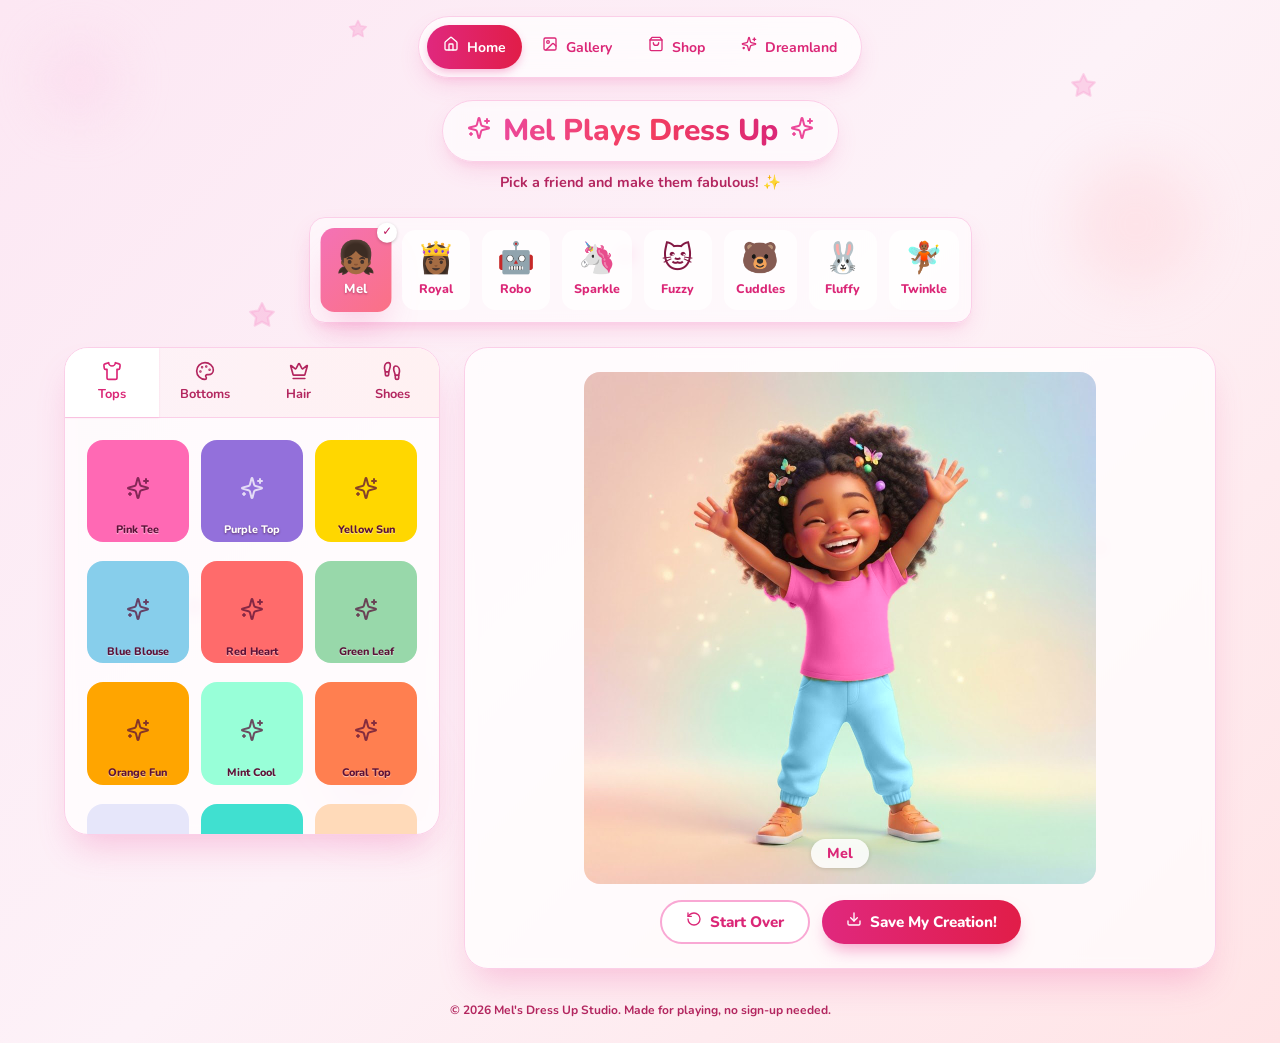
<file: index.html>
<!DOCTYPE html>
<html lang="en">
<head>
  <meta charset="utf-8">
  <meta name="viewport" content="width=device-width, initial-scale=1">
  <title>Mel&#39;s Dress Up Studio</title>
  <meta name="description" content="A fun and creative dress-up game for kids where they can style adorable 3D characters with a magical wardrobe.">

  <!-- ================================================================
       DOMAIN: once the site is live, replace https://www.example.com/
       with its real address on every page (canonical, og:url, og:image)
       so shared links show the right picture.
       ================================================================ -->
  <link rel="canonical" href="https://www.example.com/">
  <meta property="og:type" content="website">
  <meta property="og:site_name" content="Mel's Dress Up Studio">
  <meta property="og:title" content="Mel&#39;s Dress Up Studio">
  <meta property="og:description" content="A fun and creative dress-up game for kids where they can style adorable 3D characters with a magical wardrobe.">
  <meta property="og:url" content="https://www.example.com/">
  <meta property="og:image" content="https://www.example.com/mel.jpg">
  <meta property="og:image:alt" content="Mel, a smiling girl with curly hair, cheering with her arms up">
  <meta name="twitter:card" content="summary_large_image">

  <meta name="theme-color" content="#ec4899">
  <meta name="apple-mobile-web-app-capable" content="yes">
  <meta name="apple-mobile-web-app-title" content="Mel Dress Up">
  <link rel="manifest" href="./manifest.webmanifest">
  <link rel="icon" type="image/svg+xml" href="./favicon.svg">
  <link rel="apple-touch-icon" href="./icon-192.png">

  <link rel="preconnect" href="https://fonts.googleapis.com">
  <link rel="preconnect" href="https://fonts.gstatic.com" crossorigin>
  <link href="https://fonts.googleapis.com/css2?family=Nunito:wght@400;600;700;800&display=swap" rel="stylesheet">
  <link rel="stylesheet" href="./style.css">
  <script>document.documentElement.classList.add("js");</script>
</head>
<body>
  <a class="skip-link" href="#main">Skip to the fun</a>
  <nav class="site-nav" aria-label="Main">
    <ul>
        <li><a href="./index.html" aria-current="page" aria-label="Home"><span data-icon="home"></span><span class="nav-label">Home</span></a></li>
        <li><a href="./gallery.html" aria-label="Gallery"><span data-icon="image"></span><span class="nav-label">Gallery</span></a></li>
        <li><a href="./shop.html" aria-label="Shop"><span data-icon="bag"></span><span class="nav-label">Shop</span></a></li>
        <li><a href="./dreamland.html" aria-label="Dreamland"><span data-icon="sparkles"></span><span class="nav-label">Dreamland</span></a></li>
    </ul>
  </nav>
  <div class="sky" data-stars="8" aria-hidden="true"><span class="blob blob-1"></span><span class="blob blob-2"></span><span class="blob blob-3"></span></div>

  <div class="page">
    <header class="page-head">
      <div class="title-pill"><span data-icon="sparkles" data-icon-class="icon spin-pulse"></span><h1 class="gradient-title">Mel Plays Dress Up</h1><span data-icon="sparkles" data-icon-class="icon spin-pulse"></span></div>
      <p class="subtitle">Pick a friend and make them fabulous! ✨</p>
    </header>

    <main id="main">
      <div id="dress-up">
        <h2 class="sr-only">Pick a friend</h2>
        <div class="picker-wrap"><ul class="picker" id="character-picker" aria-label="Friends"></ul></div>

        <div class="studio">
          <section class="studio-wardrobe" aria-label="Wardrobe">
            <div class="panel wardrobe">
              <div class="wtabs" id="wardrobe-tabs" role="tablist" aria-label="Wardrobe"></div>
              <div class="wpanel" id="wardrobe-grid" role="tabpanel" tabindex="0"></div>
            </div>
          </section>

          <section class="studio-stage" aria-label="Your character">
            <div class="panel stage-card">
              <div class="stage" id="character-stage">
                <div id="character-display"></div>
                <span class="name-tag" id="character-name" aria-hidden="true"></span>
              </div>
              <div class="stage-actions">
                <button type="button" class="btn btn-outline" id="start-over"><span data-icon="reset"></span>Start Over</button>
                <button type="button" class="btn btn-primary" id="save-look"><span data-icon="download"></span>Save My Creation!</button>
              </div>
              <p class="sr-only" id="dress-live" role="status" aria-live="polite"></p>
            </div>
          </section>
        </div>
        <noscript><p class="panel empty">Mel needs JavaScript turned on to play dress up.</p></noscript>
      </div>
    </main>
  </div>
  <p class="footer-note">&copy; <span data-year>2026</span> Mel's Dress Up Studio. Made for playing, no sign-up needed.</p>
  <script src="./data.js"></script>
  <script src="./app.js"></script>
  <script src="./render.js"></script>
  <script src="./dress-up.js"></script>
  <script>document.querySelectorAll("[data-year]").forEach(function (e) { e.textContent = new Date().getFullYear(); });</script>
</body>
</html>
</file>
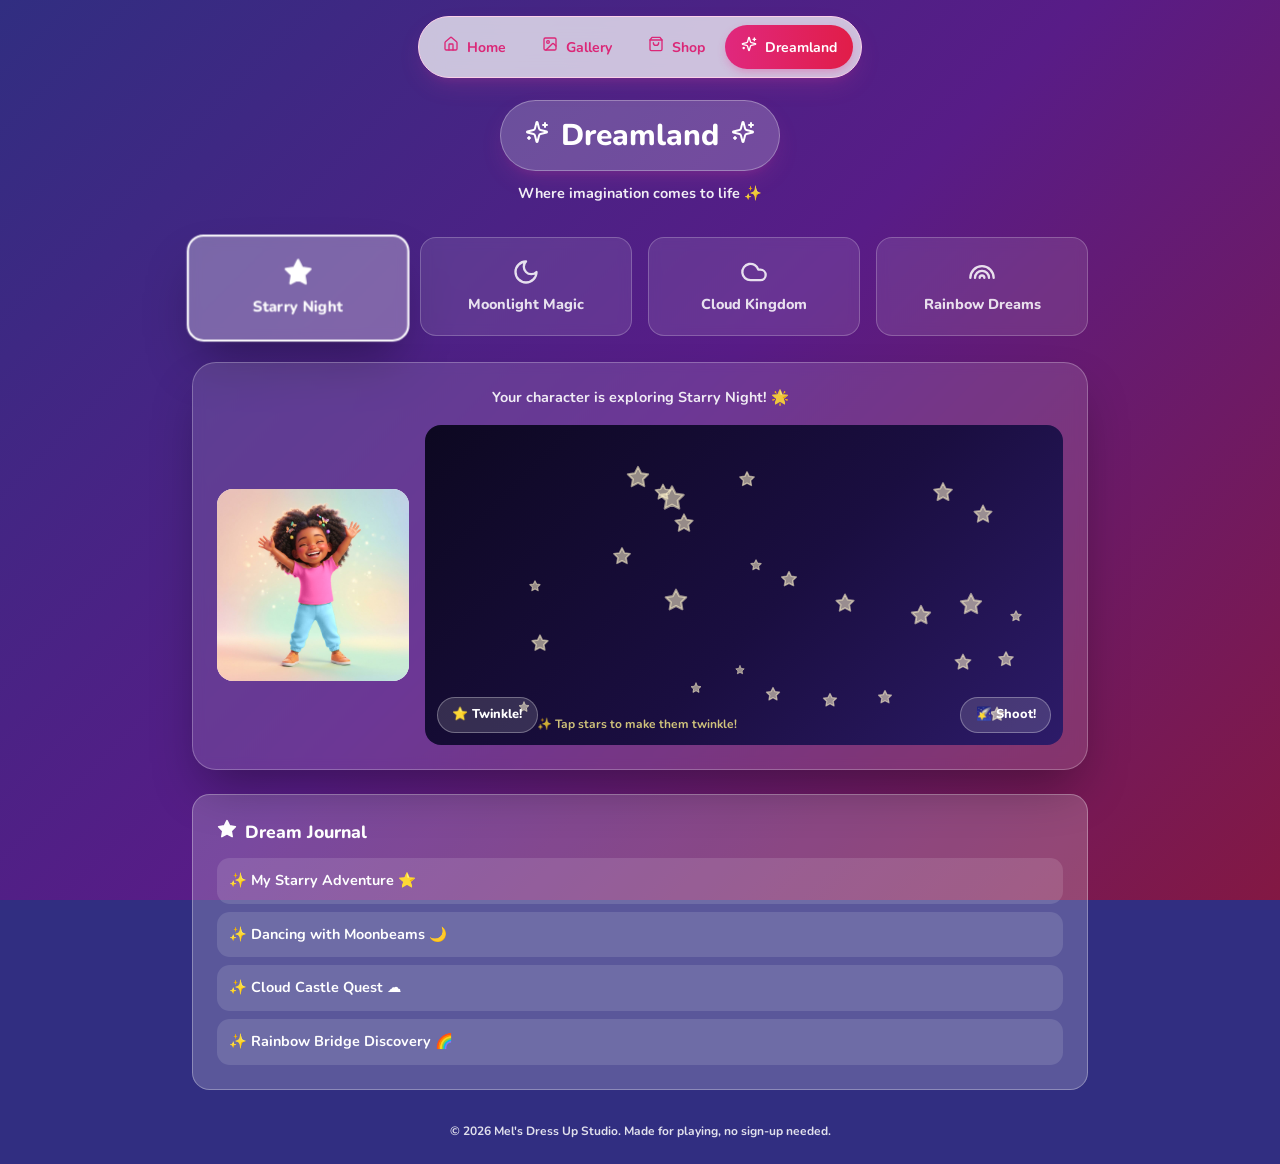
<file: dreamland.html>
<!DOCTYPE html>
<html lang="en">
<head>
  <meta charset="utf-8">
  <meta name="viewport" content="width=device-width, initial-scale=1">
  <title>Dreamland | Mel&#39;s Dress Up Studio</title>
  <meta name="description" content="Tap stars, moonbeams, clouds and rainbows in Mel's magical Dreamland.">

  <!-- ================================================================
       DOMAIN: once the site is live, replace https://www.example.com/
       with its real address on every page (canonical, og:url, og:image)
       so shared links show the right picture.
       ================================================================ -->
  <link rel="canonical" href="https://www.example.com/dreamland.html">
  <meta property="og:type" content="website">
  <meta property="og:site_name" content="Mel's Dress Up Studio">
  <meta property="og:title" content="Dreamland | Mel&#39;s Dress Up Studio">
  <meta property="og:description" content="Tap stars, moonbeams, clouds and rainbows in Mel's magical Dreamland.">
  <meta property="og:url" content="https://www.example.com/dreamland.html">
  <meta property="og:image" content="https://www.example.com/mel.jpg">
  <meta property="og:image:alt" content="Mel, a smiling girl with curly hair, cheering with her arms up">
  <meta name="twitter:card" content="summary_large_image">

  <meta name="theme-color" content="#312e81">
  <meta name="apple-mobile-web-app-capable" content="yes">
  <meta name="apple-mobile-web-app-title" content="Mel Dress Up">
  <link rel="manifest" href="./manifest.webmanifest">
  <link rel="icon" type="image/svg+xml" href="./favicon.svg">
  <link rel="apple-touch-icon" href="./icon-192.png">

  <link rel="preconnect" href="https://fonts.googleapis.com">
  <link rel="preconnect" href="https://fonts.gstatic.com" crossorigin>
  <link href="https://fonts.googleapis.com/css2?family=Nunito:wght@400;600;700;800&display=swap" rel="stylesheet">
  <link rel="stylesheet" href="./style.css">
  <script>document.documentElement.classList.add("js");</script>
</head>
<body class="dream-page">
  <a class="skip-link" href="#main">Skip to the fun</a>
  <nav class="site-nav" aria-label="Main">
    <ul>
        <li><a href="./index.html" aria-label="Home"><span data-icon="home"></span><span class="nav-label">Home</span></a></li>
        <li><a href="./gallery.html" aria-label="Gallery"><span data-icon="image"></span><span class="nav-label">Gallery</span></a></li>
        <li><a href="./shop.html" aria-label="Shop"><span data-icon="bag"></span><span class="nav-label">Shop</span></a></li>
        <li><a href="./dreamland.html" aria-current="page" aria-label="Dreamland"><span data-icon="sparkles"></span><span class="nav-label">Dreamland</span></a></li>
    </ul>
  </nav>
  <div class="dream-bg" id="dream-bg" aria-hidden="true"></div>
  <div class="page dream">
    <main id="main" class="wrap">
      <div id="dreamland">
      <header class="page-head">
        <div class="dream-title"><span data-icon="sparkles"></span><h1>Dreamland</h1><span data-icon="sparkles"></span></div>
        <p class="dream-sub">Where imagination comes to life ✨</p>
      </header>

      <h2 class="sr-only">Pick a dream</h2>
      <ul class="scene-switcher" id="scene-switcher"></ul>

      <section class="glass dream-card" aria-labelledby="scene-help">
        <p class="scene-help" id="scene-help"></p>
        <div class="dream-row">
          <div class="explorer-wrap" id="with-character" hidden><div class="explorer" id="explorer"></div></div>
          <div class="scene-box" id="scene-box"></div>
        </div>
        <div class="create-first" id="no-character" hidden><a class="ghost-btn" href="./index.html">✨ Create your character first!</a></div>
      </section>

      <section class="journal" aria-labelledby="journal-title">
        <h2 id="journal-title"><span data-icon="star" data-icon-filled></span> Dream Journal</h2>
        <ul id="journal"></ul>
      </section>
      </div>
    </main>
  </div>
  <p class="footer-note">&copy; <span data-year>2026</span> Mel's Dress Up Studio. Made for playing, no sign-up needed.</p>
  <script src="./data.js"></script>
  <script src="./app.js"></script>
  <script src="./render.js"></script>
  <script src="./dreamland.js"></script>
  <script>document.getElementById("journal").innerHTML = (MEL_DATA.dreamJournal || []).map(function (t) { return "<li>\u2728 " + MelApp.esc(t) + "</li>"; }).join("");</script>
  <script>document.querySelectorAll("[data-year]").forEach(function (e) { e.textContent = new Date().getFullYear(); });</script>
</body>
</html>
</file>
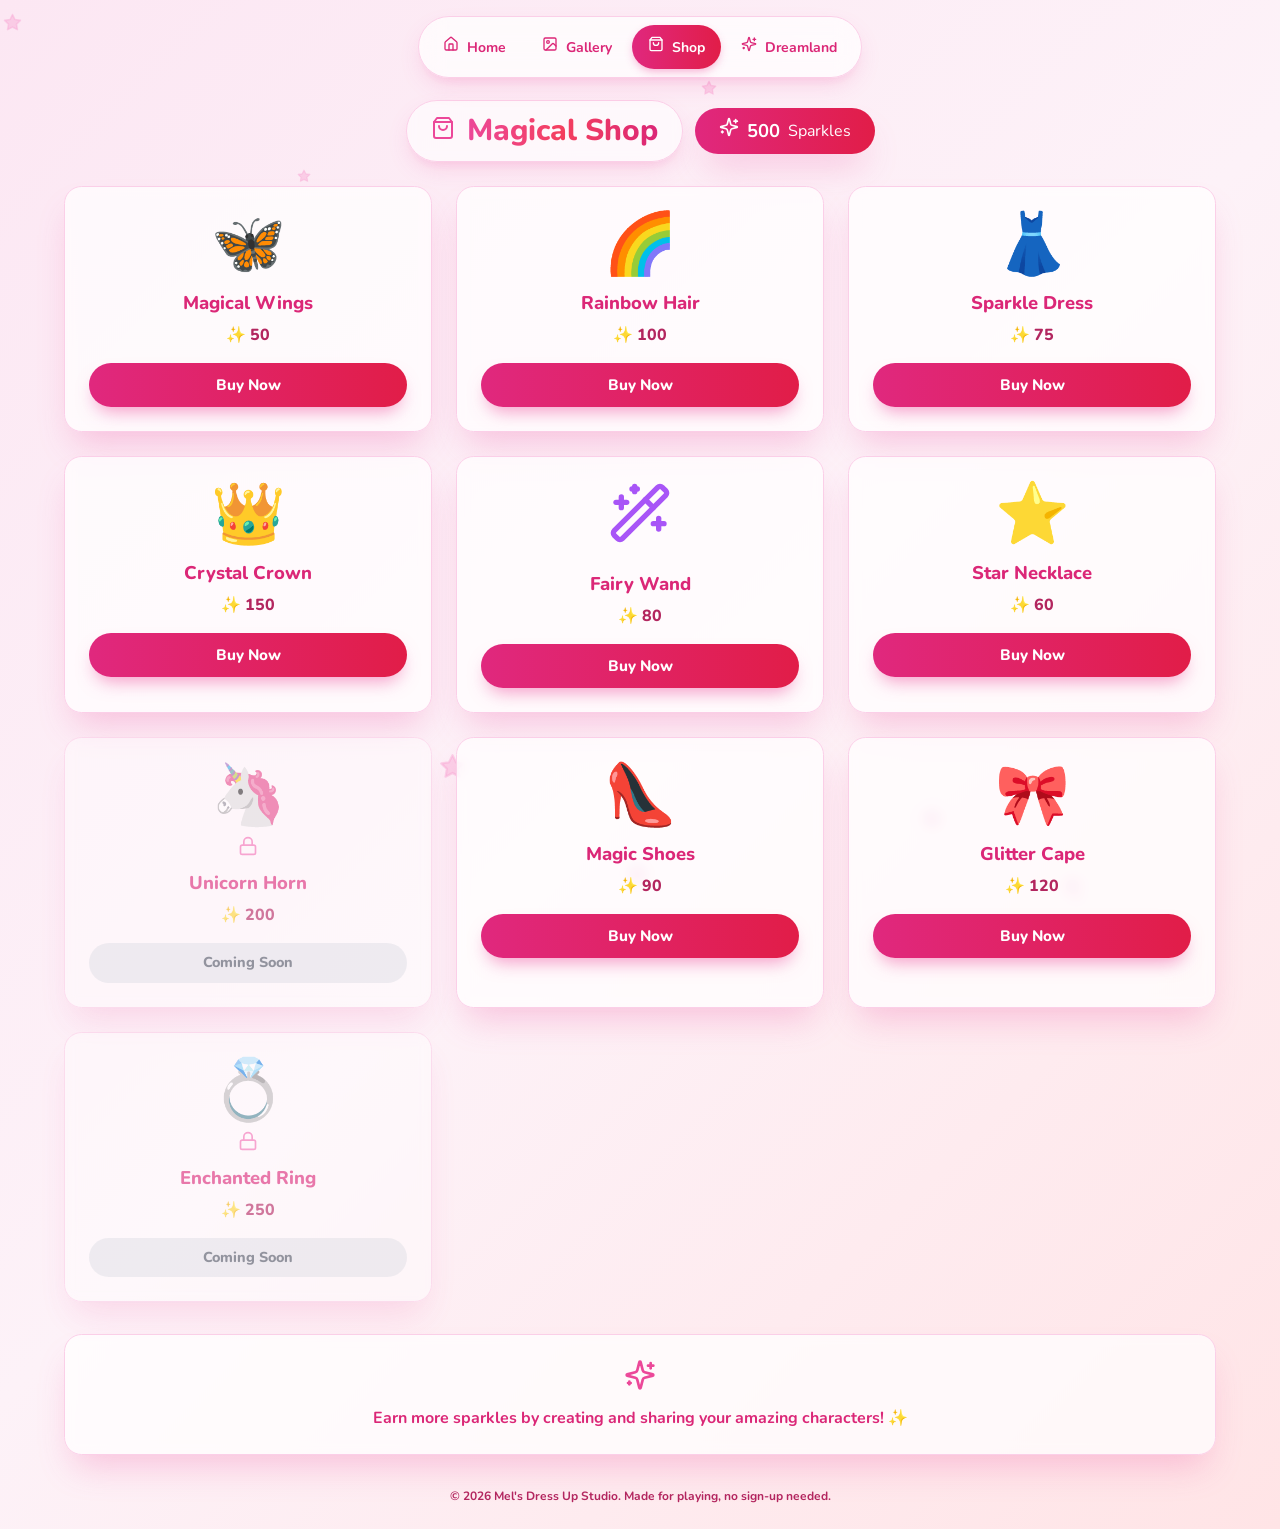
<file: shop.html>
<!DOCTYPE html>
<html lang="en">
<head>
  <meta charset="utf-8">
  <meta name="viewport" content="width=device-width, initial-scale=1">
  <title>Magical Shop | Mel&#39;s Dress Up Studio</title>
  <meta name="description" content="Spend your Sparkles on wings, crowns, wands and more in Mel's Magical Shop.">

  <!-- ================================================================
       DOMAIN: once the site is live, replace https://www.example.com/
       with its real address on every page (canonical, og:url, og:image)
       so shared links show the right picture.
       ================================================================ -->
  <link rel="canonical" href="https://www.example.com/shop.html">
  <meta property="og:type" content="website">
  <meta property="og:site_name" content="Mel's Dress Up Studio">
  <meta property="og:title" content="Magical Shop | Mel&#39;s Dress Up Studio">
  <meta property="og:description" content="Spend your Sparkles on wings, crowns, wands and more in Mel's Magical Shop.">
  <meta property="og:url" content="https://www.example.com/shop.html">
  <meta property="og:image" content="https://www.example.com/mel.jpg">
  <meta property="og:image:alt" content="Mel, a smiling girl with curly hair, cheering with her arms up">
  <meta name="twitter:card" content="summary_large_image">

  <meta name="theme-color" content="#ec4899">
  <meta name="apple-mobile-web-app-capable" content="yes">
  <meta name="apple-mobile-web-app-title" content="Mel Dress Up">
  <link rel="manifest" href="./manifest.webmanifest">
  <link rel="icon" type="image/svg+xml" href="./favicon.svg">
  <link rel="apple-touch-icon" href="./icon-192.png">

  <link rel="preconnect" href="https://fonts.googleapis.com">
  <link rel="preconnect" href="https://fonts.gstatic.com" crossorigin>
  <link href="https://fonts.googleapis.com/css2?family=Nunito:wght@400;600;700;800&display=swap" rel="stylesheet">
  <link rel="stylesheet" href="./style.css">
  <script>document.documentElement.classList.add("js");</script>
</head>
<body>
  <a class="skip-link" href="#main">Skip to the fun</a>
  <nav class="site-nav" aria-label="Main">
    <ul>
        <li><a href="./index.html" aria-label="Home"><span data-icon="home"></span><span class="nav-label">Home</span></a></li>
        <li><a href="./gallery.html" aria-label="Gallery"><span data-icon="image"></span><span class="nav-label">Gallery</span></a></li>
        <li><a href="./shop.html" aria-current="page" aria-label="Shop"><span data-icon="bag"></span><span class="nav-label">Shop</span></a></li>
        <li><a href="./dreamland.html" aria-label="Dreamland"><span data-icon="sparkles"></span><span class="nav-label">Dreamland</span></a></li>
    </ul>
  </nav>
  <div class="sky" data-stars="8" aria-hidden="true"></div>

  <div class="page">
    <main id="main" class="wrap">
      <header class="page-head">
        <div class="head-row">
          <div class="title-pill"><span data-icon="bag"></span><h1 class="gradient-title">Magical Shop</h1></div>
          <p class="sparkle-count"><span data-icon="sparkles"></span><strong id="sparkle-count">500</strong> Sparkles</p>
        </div>
      </header>
      <!-- ==============================================================
           Play money only. Sparkles live in this browser; nothing here
           takes real payments or asks for any personal information.
           Items and prices are in data.js ("shop").
           ============================================================== -->
      <ul class="shop-grid" id="shop-grid" aria-live="polite"></ul>
      <div class="panel note-card"><span data-icon="sparkles"></span><p>Earn more sparkles by creating and sharing your amazing characters! ✨</p></div>
    </main>
  </div>
  <p class="footer-note">&copy; <span data-year>2026</span> Mel's Dress Up Studio. Made for playing, no sign-up needed.</p>
  <script src="./data.js"></script>
  <script src="./app.js"></script>
  <script>document.querySelectorAll("[data-year]").forEach(function (e) { e.textContent = new Date().getFullYear(); });</script>
</body>
</html>
</file>
<file: style.css>
/* ==========================================================================
   Mel's Dress Up Studio | Stylesheet
   Recreates the original: soft pink gradients, frosted white cards,
   rounded pills, pink-to-rose buttons, Nunito type, floating stars.
   Change colors in one place: the :root tokens below.
   ========================================================================== */

:root {
  --pink-50: #fdf2f8;
  --pink-100: #fce7f3;
  --pink-200: #fbcfe8;
  --pink-300: #f9a8d4;
  --pink-400: #f472b6;
  --pink-500: #ec4899;
  --pink-600: #db2777;
  --pink-700: #be185d;
  --rose-50: #fff1f2;
  --rose-100: #ffe4e6;
  --rose-200: #fecdd3;
  --rose-500: #f43f5e;
  --ink: #831843;          /* deep pink for body text */
  --ink-soft: #b3265f;     /* readable soft pink for small text */
  --btn-from: #e0287e;     /* button gradient, a touch deeper than the original */
  --btn-to: #e11d48;       /* so white button text stays easy to read */
  --card: rgba(255, 255, 255, 0.72);
  --card-border: #fbcfe8;
  --shadow: 0 10px 25px -5px rgba(236, 72, 153, 0.18), 0 8px 10px -6px rgba(236, 72, 153, 0.12);
  --shadow-lg: 0 20px 35px -10px rgba(236, 72, 153, 0.28);
  --font: "Nunito", "Quicksand", system-ui, -apple-system, "Segoe UI", Roboto, Arial, sans-serif;
  --ease: cubic-bezier(0.22, 0.61, 0.36, 1);
}

*, *::before, *::after { box-sizing: border-box; }
html { -webkit-text-size-adjust: 100%; scroll-behavior: smooth; }
* { -webkit-tap-highlight-color: transparent; }
body {
  margin: 0;
  min-height: 100vh;
  font-family: var(--font);
  font-size: 1rem;
  line-height: 1.5;
  color: var(--ink);
  background: linear-gradient(135deg, #fce7f3 0%, #fdf2f8 50%, #ffe4e6 100%);
  overflow-x: hidden;
  -webkit-font-smoothing: antialiased;
}
[hidden] { display: none !important; }
img { max-width: 100%; display: block; }
a { color: inherit; }
button { font: inherit; color: inherit; cursor: pointer; background: none; border: 0; padding: 0; }
h1, h2, h3, p { margin: 0; }
ul { list-style: none; margin: 0; padding: 0; }
.icon { width: 1rem; height: 1rem; flex-shrink: 0; }
:focus-visible { outline: 3px solid var(--pink-600); outline-offset: 3px; border-radius: 10px; }
.sr-only { position: absolute !important; width: 1px; height: 1px; padding: 0; margin: -1px; overflow: hidden; clip: rect(0 0 0 0); white-space: nowrap; border: 0; }
.skip-link { position: absolute; left: 1rem; top: -100px; z-index: 200; background: var(--pink-600); color: #fff; padding: 0.75rem 1rem; border-radius: 999px; font-weight: 800; text-decoration: none; }
.skip-link:focus { top: 1rem; }
body.no-scroll { overflow: hidden; }

/* ---------- Floating decorations ---------- */
.sky { position: fixed; inset: 0; pointer-events: none; overflow: hidden; z-index: 0; }
.blob { position: absolute; border-radius: 50%; filter: blur(24px); animation: pulse 2s ease-in-out infinite; }
.blob-1 { top: 2.5rem; left: 2.5rem; width: 5rem; height: 5rem; background: rgba(251, 207, 232, 0.35); }
.blob-2 { top: 10rem; right: 5rem; width: 8rem; height: 8rem; background: rgba(254, 205, 211, 0.35); animation-delay: 0.3s; }
.blob-3 { bottom: 5rem; left: 25%; width: 6rem; height: 6rem; background: rgba(249, 168, 212, 0.25); animation-delay: 0.5s; }
.sky-star { position: absolute; color: rgba(249, 168, 212, 0.45); animation: pulse 2s ease-in-out infinite; }
.sky-star .icon { width: 100%; height: auto; }

/* ---------- Navigation pill ---------- */
.site-nav {
  position: fixed;
  top: 1rem;
  left: 50%;
  transform: translateX(-50%);
  z-index: 50;
  padding: 0.5rem;
  border-radius: 999px;
  border: 1px solid var(--pink-200);
  background: rgba(255, 255, 255, 0.72);
  -webkit-backdrop-filter: blur(12px);
  backdrop-filter: blur(12px);
  box-shadow: var(--shadow);
  max-width: calc(100vw - 1rem);
}
.site-nav ul { display: flex; gap: 0.25rem; }
.site-nav a {
  display: flex;
  align-items: center;
  gap: 0.5rem;
  min-height: 2.75rem;
  padding: 0.5rem 1rem;
  border-radius: 999px;
  color: var(--pink-600);
  font-size: 0.875rem;
  font-weight: 700;
  text-decoration: none;
  transition: background-color 0.2s, color 0.2s;
}
.site-nav a:hover { background: var(--pink-100); }
.site-nav a[aria-current="page"] { background: linear-gradient(90deg, var(--btn-from), var(--btn-to)); color: #fff; box-shadow: 0 4px 10px -2px rgba(236, 72, 153, 0.45); }
.site-nav .nav-label { display: none; }
@media (min-width: 640px) { .site-nav .nav-label { display: inline; } }
@media (max-width: 639px) { .site-nav a { padding: 0.5rem 0.95rem; } .site-nav .icon { width: 1.2rem; height: 1.2rem; } }

/* ---------- Page frame ---------- */
.page { position: relative; z-index: 1; padding: 6.25rem 1rem 2rem; }
.wrap { max-width: 72rem; margin: 0 auto; }
.page-head { text-align: center; margin-bottom: 1.5rem; }
.title-pill {
  display: inline-flex;
  align-items: center;
  gap: 0.75rem;
  padding: 0.75rem 1.5rem;
  border-radius: 999px;
  border: 1px solid var(--pink-200);
  background: rgba(255, 255, 255, 0.62);
  -webkit-backdrop-filter: blur(6px);
  backdrop-filter: blur(6px);
  box-shadow: var(--shadow);
}
.title-pill .icon { width: 1.5rem; height: 1.5rem; color: var(--pink-500); }
.title-pill .icon.spin-pulse { animation: pulse 2s ease-in-out infinite; }
.gradient-title {
  font-size: 1.5rem;
  font-weight: 800;
  line-height: 1.2;
  background: linear-gradient(90deg, #ec4899, #f43f5e, #db2777);
  -webkit-background-clip: text;
  background-clip: text;
  color: transparent;
}
@media (min-width: 768px) { .gradient-title { font-size: 1.875rem; } }
@media (max-width: 479px) {
  .title-pill { padding: 0.6rem 1.1rem; gap: 0.5rem; }
  .title-pill .icon { width: 1.15rem; height: 1.15rem; }
  .gradient-title { font-size: 1.25rem; white-space: nowrap; }
}
.subtitle { margin-top: 0.6rem; font-size: 0.9rem; font-weight: 700; color: var(--ink-soft); }

.panel {
  background: var(--card);
  -webkit-backdrop-filter: blur(6px);
  backdrop-filter: blur(6px);
  border: 1px solid var(--card-border);
  border-radius: 1.5rem;
  box-shadow: var(--shadow-lg);
}

/* ---------- Buttons ---------- */
.btn {
  display: inline-flex;
  align-items: center;
  justify-content: center;
  gap: 0.5rem;
  min-height: 2.75rem;
  padding: 0.5rem 1.5rem;
  border-radius: 999px;
  font-weight: 800;
  font-size: 0.95rem;
  text-decoration: none;
  transition: transform 0.2s var(--ease), box-shadow 0.2s, background-color 0.2s, border-color 0.2s;
}
.btn:hover { transform: scale(1.05); }
.btn:disabled { opacity: 0.6; cursor: default; transform: none; }
.btn-primary { color: #fff; background: linear-gradient(90deg, var(--btn-from), var(--btn-to)); box-shadow: 0 10px 18px -6px rgba(236, 72, 153, 0.55); }
.btn-primary:hover { background: linear-gradient(90deg, #c81e6c, #be123c); }
.btn-outline { color: var(--pink-600); background: rgba(255, 255, 255, 0.85); border: 2px solid var(--pink-300); }
.btn-outline:hover { background: var(--pink-50); border-color: var(--pink-400); }
.btn-sm { min-height: 2.25rem; padding: 0.35rem 1rem; font-size: 0.85rem; }
.btn-icon { padding: 0.35rem 0.8rem; }
.btn-block { width: 100%; }
.btn-disabled { color: #fff; background: #d1d5db; }
.btn-disabled:hover { transform: none; }

/* ==========================================================================
   HOME: dress up
   ========================================================================== */
.picker-wrap { display: flex; justify-content: center; }
.picker {
  display: inline-flex;
  flex-wrap: wrap;
  justify-content: center;
  gap: 0.5rem;
  max-width: 56rem;
  padding: 0.75rem;
  border-radius: 1rem;
  border: 1px solid var(--pink-200);
  background: rgba(255, 255, 255, 0.5);
  -webkit-backdrop-filter: blur(6px);
  backdrop-filter: blur(6px);
  box-shadow: var(--shadow);
}
@media (min-width: 768px) { .picker { gap: 0.75rem; } }
.friend {
  position: relative;
  display: flex;
  flex-direction: column;
  align-items: center;
  gap: 0.25rem;
  min-width: 4.25rem;
  padding: 0.75rem;
  border-radius: 0.85rem;
  background: rgba(255, 255, 255, 0.72);
  transition: transform 0.3s var(--ease), background-color 0.3s, box-shadow 0.3s;
}
.friend:hover { background: #fff; transform: scale(1.05); }
.friend.is-on { transform: scale(1.05); box-shadow: var(--shadow-lg); }
.friend-emoji { font-size: 1.6rem; line-height: 1.1; transition: transform 0.3s var(--ease); }
.friend:hover .friend-emoji { transform: scale(1.1); }
@media (min-width: 768px) { .friend-emoji { font-size: 1.9rem; } }
.friend-name { font-size: 0.72rem; font-weight: 800; color: var(--pink-600); }
.friend.is-on .friend-name { color: #fff; text-shadow: 0 1px 2px rgba(131, 24, 67, 0.55); }
@media (min-width: 768px) { .friend-name { font-size: 0.78rem; } }
.friend-check { position: absolute; top: -0.3rem; right: -0.3rem; width: 1.15rem; height: 1.15rem; display: grid; place-items: center; background: #fff; border-radius: 50%; font-size: 0.7rem; box-shadow: 0 1px 3px rgba(0, 0, 0, 0.2); color: var(--pink-700); }

.studio { margin: 1.5rem auto 0; max-width: 72rem; display: grid; gap: 1.5rem; grid-template-columns: minmax(0, 1fr); }
.studio-wardrobe { order: 2; }
.studio-stage { order: 1; }
@media (min-width: 1024px) {
  .studio { grid-template-columns: minmax(0, 1fr) minmax(0, 2fr); align-items: start; }
  .studio-wardrobe { order: 1; }
  .studio-stage { order: 2; }
}

.wardrobe { overflow: hidden; }
.wtabs { display: flex; border-bottom: 1px solid var(--pink-200); background: linear-gradient(90deg, var(--pink-50), var(--rose-50)); }
.wtab { flex: 1; display: flex; flex-direction: column; align-items: center; gap: 0.25rem; padding: 0.8rem 0.5rem; min-height: 3.5rem; color: var(--ink-soft); font-size: 0.8rem; font-weight: 700; transition: background-color 0.2s, color 0.2s; }
.wtab .icon { width: 1.25rem; height: 1.25rem; }
.wtab:hover { background: rgba(255, 255, 255, 0.6); color: var(--pink-600); }
.wtab.is-on { background: #fff; color: var(--pink-600); box-shadow: 0 1px 2px rgba(236, 72, 153, 0.15); }
.wpanel { padding: 1rem; max-height: 17rem; overflow-y: auto; scrollbar-color: var(--pink-300) transparent; }
@media (min-width: 1024px) { .wpanel { max-height: 26rem; } }
.wgrid { display: grid; grid-template-columns: repeat(3, minmax(0, 1fr)); gap: 0.75rem; padding: 0.35rem; }
@media (min-width: 560px) and (max-width: 1023px) { .wgrid { grid-template-columns: repeat(4, minmax(0, 1fr)); } }
.witem {
  position: relative;
  width: 100%;
  aspect-ratio: 1 / 1;
  border-radius: 1rem;
  transition: transform 0.3s var(--ease), box-shadow 0.3s;
}
.witem:hover { transform: scale(1.05); box-shadow: 0 6px 14px -4px rgba(131, 24, 67, 0.35); }
.witem.is-on { box-shadow: 0 0 0 3px #fff, 0 0 0 7px var(--pink-400), 0 8px 18px -4px rgba(131, 24, 67, 0.4); }
.witem-spark { position: absolute; top: 50%; left: 50%; width: 1.5rem; height: 1.5rem; transform: translate(-50%, -62%); opacity: 0.75; transition: transform 0.3s, opacity 0.3s; }
.witem:hover .witem-spark, .witem.is-on .witem-spark { opacity: 1; transform: translate(-50%, -62%) scale(1.1); }
.witem-name { position: absolute; left: 0.25rem; right: 0.25rem; bottom: 0.35rem; font-size: 0.68rem; font-weight: 800; line-height: 1.1; text-align: center; }
.witem-check { position: absolute; top: -0.3rem; right: -0.3rem; width: 1.3rem; height: 1.3rem; display: grid; place-items: center; background: var(--pink-600); color: #fff; font-size: 0.72rem; border-radius: 50%; box-shadow: 0 2px 6px rgba(0, 0, 0, 0.25); }
.wempty { text-align: center; padding: 2rem 0; font-size: 0.9rem; color: var(--ink-soft); }

.stage-card { padding: 1rem; }
@media (min-width: 768px) { .stage-card { padding: 1.5rem; } }
.stage {
  position: relative;
  width: 100%;
  max-width: 32rem;
  margin: 0 auto;
  aspect-ratio: 1 / 1;
  border-radius: 1rem;
  overflow: hidden;
  background: linear-gradient(135deg, #fff0f8 0%, #ffe8f5 100%);
}
.stage svg { display: block; width: 100%; height: 100%; }
.stage.pop svg { animation: pop 0.45s var(--ease); }
.name-tag { position: absolute; left: 50%; bottom: 1rem; transform: translateX(-50%); padding: 0.25rem 1rem; border-radius: 999px; background: rgba(255, 255, 255, 0.85); -webkit-backdrop-filter: blur(4px); backdrop-filter: blur(4px); color: var(--pink-600); font-weight: 800; font-size: 0.9rem; box-shadow: 0 1px 4px rgba(0, 0, 0, 0.12); white-space: nowrap; }
.stage-actions { margin-top: 1rem; display: flex; flex-wrap: wrap; justify-content: center; gap: 0.75rem; }

/* ==========================================================================
   GALLERY
   ========================================================================== */
.empty { padding: 3rem 1.5rem; text-align: center; }
.empty-icon { width: 4rem; height: 4rem; margin: 0 auto 1rem; color: var(--pink-300); }
.empty h2 { font-size: 1.25rem; font-weight: 800; color: var(--pink-600); margin-bottom: 0.5rem; }
.empty p { color: var(--ink-soft); margin-bottom: 1.5rem; }
.gallery-grid { display: grid; gap: 1.5rem; grid-template-columns: minmax(0, 1fr); }
@media (min-width: 640px) { .gallery-grid { grid-template-columns: repeat(2, minmax(0, 1fr)); } }
@media (min-width: 1024px) { .gallery-grid { grid-template-columns: repeat(3, minmax(0, 1fr)); } }
.gallery-card { padding: 1rem; border-radius: 1.1rem; transition: transform 0.3s var(--ease); }
.gallery-card:hover { transform: scale(1.03); }
.gallery-open { display: block; width: 100%; border-radius: 0.8rem; overflow: hidden; background: linear-gradient(135deg, var(--pink-50), var(--rose-50)); cursor: zoom-in; }
.gallery-open img { width: 100%; height: 16rem; object-fit: contain; }
.gallery-name { margin-top: 0.75rem; font-weight: 800; font-size: 0.95rem; color: var(--pink-600); overflow: hidden; text-overflow: ellipsis; white-space: nowrap; }
.gallery-date { font-size: 0.8rem; color: var(--ink-soft); margin-bottom: 0.6rem; }
.gallery-actions { display: flex; gap: 0.5rem; }
.gallery-actions .btn-primary { flex: 1; }

.lightbox { position: fixed; inset: 0; z-index: 100; display: flex; align-items: center; justify-content: center; padding: 4.5rem 1rem 4rem; background: rgba(131, 24, 67, 0.82); -webkit-backdrop-filter: blur(6px); backdrop-filter: blur(6px); opacity: 0; transition: opacity 0.25s; }
.lightbox.is-open { opacity: 1; }
.lightbox figure { margin: 0; display: flex; flex-direction: column; align-items: center; max-width: 100%; }
.lightbox img { max-width: min(100%, 44rem); max-height: calc(100svh - 10rem); border-radius: 1.25rem; background: #fff; box-shadow: var(--shadow-lg); }
.lightbox figcaption { margin-top: 0.75rem; color: #fff; font-weight: 800; text-align: center; }
.lb-btn { position: absolute; width: 3.25rem; height: 3.25rem; display: grid; place-items: center; border-radius: 50%; background: rgba(255, 255, 255, 0.9); color: var(--pink-600); box-shadow: var(--shadow); transition: transform 0.2s; }
.lb-btn:hover { transform: scale(1.08); }
.lb-btn .icon { width: 1.6rem; height: 1.6rem; }
.lightbox-close { top: 1rem; right: 1rem; }
.lightbox-prev { left: 1rem; top: 50%; transform: translateY(-50%); }
.lightbox-next { right: 1rem; top: 50%; transform: translateY(-50%); }
.lightbox-prev:hover, .lightbox-next:hover { transform: translateY(-50%) scale(1.08); }
.lightbox-count { position: absolute; bottom: 1.1rem; left: 50%; transform: translateX(-50%); color: #fff; font-weight: 700; font-size: 0.85rem; }
@media (max-width: 639px) {
  .lightbox-prev, .lightbox-next { top: auto; bottom: 0.75rem; transform: none; }
  .lightbox-prev:hover, .lightbox-next:hover { transform: scale(1.08); }
}

/* ==========================================================================
   SHOP
   ========================================================================== */
.head-row { display: flex; flex-wrap: wrap; align-items: center; justify-content: center; gap: 0.75rem; }
.sparkle-count { display: inline-flex; align-items: center; gap: 0.5rem; padding: 0.55rem 1.5rem; border-radius: 999px; color: #fff; background: linear-gradient(90deg, var(--btn-from), var(--btn-to)); box-shadow: var(--shadow-lg); }
.sparkle-count .icon { width: 1.25rem; height: 1.25rem; }
.sparkle-count strong { font-size: 1.15rem; }
.shop-grid { display: grid; gap: 1.5rem; grid-template-columns: minmax(0, 1fr); }
@media (min-width: 640px) { .shop-grid { grid-template-columns: repeat(2, minmax(0, 1fr)); } }
@media (min-width: 1024px) { .shop-grid { grid-template-columns: repeat(3, minmax(0, 1fr)); } }
.shop-card { position: relative; padding: 1.5rem; border-radius: 1.1rem; text-align: center; transition: transform 0.3s var(--ease); }
.shop-card:not(.is-locked):hover { transform: scale(1.04); }
.shop-card.is-locked { opacity: 0.6; }
.shop-card.pop { animation: pop 0.5s var(--ease); }
.shop-art { display: block; font-size: 3.75rem; line-height: 1.1; margin-bottom: 0.75rem; }
.shop-art-svg { color: #a855f7; }
.shop-art-svg .icon { width: 4rem; height: 4rem; margin: 0 auto; }
.shop-lock { display: block; margin: -0.25rem auto 0.4rem; color: var(--pink-400); }
.shop-lock .icon { width: 1.25rem; height: 1.25rem; margin: 0 auto; }
.shop-card h2 { font-size: 1.15rem; font-weight: 800; color: var(--pink-600); margin-bottom: 0.4rem; }
.shop-price { font-weight: 800; color: var(--ink-soft); margin-bottom: 1rem; }
.shop-status { padding: 0.55rem; border-radius: 999px; font-weight: 800; font-size: 0.9rem; }
.shop-status.is-owned { background: #dcfce7; color: #15803d; }
.shop-status.is-soon { background: #e5e7eb; color: #4b5563; }
.note-card { margin-top: 2rem; padding: 1.5rem; text-align: center; font-weight: 700; color: var(--pink-600); border-radius: 1.1rem; }
.note-card .icon { width: 2rem; height: 2rem; margin: 0 auto 0.5rem; color: var(--pink-500); }

/* ==========================================================================
   DREAMLAND
   ========================================================================== */
.dream-page { color: #fff; }
.dream-bg { position: fixed; inset: 0; z-index: 0; }
.dream-layer { position: absolute; inset: 0; opacity: 0; transition: opacity 1s ease; }
.dream-layer.is-on { opacity: 1; }
.dream .wrap { max-width: 56rem; }
.glass { background: rgba(255, 255, 255, 0.12); border: 1px solid rgba(255, 255, 255, 0.25); -webkit-backdrop-filter: blur(6px); backdrop-filter: blur(6px); box-shadow: 0 25px 50px -12px rgba(0, 0, 0, 0.35); }
.dream-title { display: inline-flex; align-items: center; gap: 0.75rem; padding: 0.75rem 1.5rem; border-radius: 999px; background: rgba(255, 255, 255, 0.2); border: 1px solid rgba(255, 255, 255, 0.3); box-shadow: var(--shadow); }
.dream-title .icon { width: 1.5rem; height: 1.5rem; animation: pulse 2s ease-in-out infinite; }
.dream-title h1 { font-size: 1.5rem; font-weight: 800; }
@media (min-width: 768px) { .dream-title h1 { font-size: 1.875rem; } }
.dream-sub { margin-top: 0.75rem; font-size: 0.9rem; font-weight: 700; color: rgba(255, 255, 255, 0.92); }
.scene-switcher { display: grid; grid-template-columns: repeat(2, minmax(0, 1fr)); gap: 1rem; margin: 2rem 0 1.5rem; }
@media (min-width: 1024px) { .scene-switcher { grid-template-columns: repeat(4, minmax(0, 1fr)); } }
.scene-btn { width: 100%; padding: 1.25rem 0.75rem; border-radius: 1rem; text-align: center; background: rgba(255, 255, 255, 0.1); border: 1px solid rgba(255, 255, 255, 0.22); -webkit-backdrop-filter: blur(6px); backdrop-filter: blur(6px); color: rgba(255, 255, 255, 0.85); font-weight: 800; font-size: 0.9rem; transition: transform 0.3s var(--ease), background-color 0.3s; }
.scene-btn:hover { background: rgba(255, 255, 255, 0.2); }
.scene-btn[aria-pressed="true"] { background: rgba(255, 255, 255, 0.3); border: 2px solid #fff; color: #fff; transform: scale(1.05); box-shadow: 0 25px 50px -12px rgba(0, 0, 0, 0.35); }
.scene-icon { display: block; width: 1.75rem; height: 1.75rem; margin: 0 auto 0.5rem; }
.dream-card { padding: 1rem; border-radius: 1.5rem; margin-bottom: 1.5rem; }
@media (min-width: 768px) { .dream-card { padding: 1.5rem; } }
.scene-help { text-align: center; font-size: 0.9rem; font-weight: 700; color: rgba(255, 255, 255, 0.9); margin-bottom: 1rem; }
.dream-row { display: flex; flex-direction: column; gap: 1rem; align-items: center; }
@media (min-width: 768px) { .dream-row { flex-direction: row; } }
.explorer-wrap { width: 100%; max-width: 12rem; flex-shrink: 0; }
.explorer { aspect-ratio: 1 / 1; border-radius: 1rem; overflow: hidden; background: linear-gradient(135deg, #fff0f8 0%, #ffe8f5 100%); animation: float 3s ease-in-out infinite; }
.explorer svg { display: block; width: 100%; height: 100%; }
.scene-box { flex: 1; width: 100%; }
.create-first { margin-top: 1rem; text-align: center; }
.ghost-btn { display: inline-flex; align-items: center; min-height: 2.75rem; padding: 0.5rem 1.5rem; border-radius: 999px; background: rgba(255, 255, 255, 0.2); border: 1px solid rgba(255, 255, 255, 0.35); color: #fff; font-weight: 800; font-size: 0.9rem; text-decoration: none; transition: background-color 0.2s; }
.ghost-btn:hover { background: rgba(255, 255, 255, 0.32); }
.journal { padding: 1.5rem; border-radius: 1.1rem; background: rgba(255, 255, 255, 0.2); border: 1px solid rgba(255, 255, 255, 0.3); }
.journal h2 { display: flex; align-items: center; gap: 0.5rem; font-size: 1.1rem; font-weight: 800; margin-bottom: 0.75rem; }
.journal h2 .icon { width: 1.25rem; height: 1.25rem; }
.journal li { padding: 0.75rem; border-radius: 0.8rem; background: rgba(255, 255, 255, 0.12); font-size: 0.9rem; font-weight: 700; }
.journal li + li { margin-top: 0.5rem; }

/* Scenes */
.scene { position: relative; width: 100%; height: 16rem; border-radius: 1rem; overflow: hidden; -webkit-user-select: none; user-select: none; }
@media (min-width: 768px) { .scene { height: 20rem; } }
.scene-stars { background: linear-gradient(135deg, #0d0821 0%, #1a0e40 55%, #2d1b69 100%); }
.scene-moon { background: linear-gradient(135deg, #020c1a 0%, #091527 50%, #132040 100%); }
.scene-clouds { background: linear-gradient(180deg, #5bb8f5 0%, #8ecff7 40%, #c8e8f8 100%); }
.scene-rainbow { background: linear-gradient(135deg, #ff9ff3 0%, #a29bfe 45%, #74b9ff 100%); cursor: crosshair; }
.scene-hint { position: absolute; left: 0.75rem; bottom: 0.75rem; right: 7.5rem; font-size: 0.75rem; font-weight: 700; pointer-events: none; }
.hint-stars { color: rgba(254, 240, 138, 0.8); left: 7rem; }
.hint-moon { color: rgba(191, 219, 254, 0.8); }
.hint-clouds { color: rgba(29, 78, 216, 0.8); }
.hint-rainbow { color: rgba(255, 255, 255, 0.9); }
.scene-action { position: absolute; right: 0.75rem; bottom: 0.75rem; min-height: 2.25rem; padding: 0.25rem 0.9rem; border-radius: 999px; background: rgba(255, 255, 255, 0.14); border: 1px solid rgba(255, 255, 255, 0.3); color: #fff; font-size: 0.8rem; font-weight: 800; transition: background-color 0.2s; z-index: 2; }
.scene-action:hover { background: rgba(255, 255, 255, 0.28); }
.scene-action-left { right: auto; left: 0.75rem; }
.scene-action-dark { color: #1e3a8a; background: rgba(255, 255, 255, 0.55); border-color: rgba(30, 58, 138, 0.25); }
.star-btn { position: absolute; transform: translate(-50%, -50%); color: rgba(255, 245, 204, 0.55); animation: twinkle 2.5s ease-in-out infinite; transition: transform 0.2s, color 0.2s, filter 0.2s; }
.star-btn .icon { width: 100%; height: 100%; }
.star-btn:hover { transform: translate(-50%, -50%) scale(1.25); }
.star-btn.is-lit { color: #ffd700; transform: translate(-50%, -50%) scale(2.6); filter: drop-shadow(0 0 8px #ffd700) drop-shadow(0 0 18px #ffd700); animation: none; }
.spark, .burst { position: absolute; width: 8px; height: 8px; border-radius: 50%; pointer-events: none; animation: sparkleOut 0.9s ease-out forwards; }
.burst { animation: rainbowBurst 1.05s ease-out forwards; }
.shooting-star { position: absolute; width: 130px; height: 2px; border-radius: 2px; background: linear-gradient(to right, transparent, #ffd700, #fff); transform-origin: left center; pointer-events: none; animation: shootStar 1.1s ease-out forwards; }
.firefly { position: absolute; border-radius: 50%; background: #feffc0; pointer-events: none; animation: fireflyFloat 5s ease-in-out infinite; }
.moon { position: absolute; top: 1.5rem; left: 50%; width: 6rem; height: 6rem; transform: translateX(-50%); border-radius: 50%; background: linear-gradient(135deg, #fefce8, #fef08a); box-shadow: 0 0 35px 18px rgba(255, 240, 140, 0.28), 0 0 70px 35px rgba(255, 240, 140, 0.12); transition: transform 0.35s ease, filter 0.3s; }
@media (min-width: 768px) { .moon { width: 7rem; height: 7rem; } }
.moon:hover { filter: brightness(1.1); }
.moon.boop { animation: boop 0.4s ease; }
.ripple { position: absolute; left: 50%; top: 4.5rem; width: 6rem; height: 6rem; border-radius: 50%; border: 2px solid rgba(254, 240, 138, 0.5); pointer-events: none; animation: moonRipple 1.8s ease-out forwards; }
.cloud-btn { position: absolute; color: rgba(255, 255, 255, 0.9); transform: translate(-50%, -50%); animation: floatCloud 5s ease-in-out infinite; transition: filter 0.25s; }
.cloud-btn .icon { width: 100%; height: 100%; stroke: rgba(255, 255, 255, 0.95); }
.cloud-btn.is-puffed { filter: drop-shadow(0 0 14px #fff) brightness(1.15); animation: puff 0.7s ease; }
.gust { position: absolute; height: 2px; border-radius: 2px; background: linear-gradient(to right, rgba(255, 255, 255, 0.9), transparent); transform-origin: left center; pointer-events: none; animation: windGust 0.85s ease-out forwards; }
.arc { position: absolute; bottom: -10px; left: 50%; border: 5px solid; border-bottom: 0; border-radius: 50% 50% 0 0 / 100% 100% 0 0; opacity: 0.32; pointer-events: none; }

/* ---------- Toast + install card ---------- */
.toast { position: fixed; left: 50%; bottom: 1.25rem; z-index: 120; max-width: calc(100vw - 2rem); padding: 0.8rem 1.25rem; border-radius: 1rem; background: #831843; color: #fff; font-weight: 800; font-size: 0.9rem; text-align: center; box-shadow: var(--shadow-lg); transform: translate(-50%, 150%); opacity: 0; transition: transform 0.35s var(--ease), opacity 0.35s; }
.toast.is-shown { transform: translate(-50%, 0); opacity: 1; }
.install { position: fixed; left: 1rem; right: 1rem; bottom: 1rem; z-index: 60; padding: 1rem; border-radius: 1rem; color: #fff; background: linear-gradient(90deg, var(--btn-from), var(--btn-to)); box-shadow: var(--shadow-lg); }
@media (min-width: 768px) { .install { left: auto; width: 20rem; } }
.install-row { display: flex; align-items: flex-start; gap: 0.75rem; }
.install-icon { padding: 0.5rem; border-radius: 0.8rem; background: rgba(255, 255, 255, 0.2); }
.install-icon .icon { width: 1.25rem; height: 1.25rem; }
.install-text { flex: 1; font-size: 0.8rem; }
.install-title { font-weight: 800; font-size: 0.9rem; }
.install-close { width: 2rem; height: 2rem; font-size: 1.4rem; line-height: 1; color: #fff; border-radius: 50%; }
.install-close:hover { background: rgba(255, 255, 255, 0.2); }
.install-btn { width: 100%; margin-top: 0.75rem; min-height: 2.5rem; border-radius: 0.8rem; background: #fff; color: var(--pink-700); font-weight: 800; font-size: 0.9rem; }
.install-btn:hover { background: var(--pink-50); }

.footer-note { position: relative; z-index: 1; text-align: center; padding: 0 1rem 1.5rem; font-size: 0.75rem; font-weight: 700; color: var(--ink-soft); }
.dream-page .footer-note { color: rgba(255, 255, 255, 0.85); }
.notfound { text-align: center; padding: 2.5rem 1.5rem; }
.notfound .big { font-size: 4rem; line-height: 1; margin-bottom: 0.5rem; }
.notfound h1 { font-size: 1.6rem; font-weight: 800; color: var(--pink-600); margin-bottom: 0.5rem; }
.notfound p { margin-bottom: 1.5rem; color: var(--ink-soft); font-weight: 700; }

/* ---------- Motion ---------- */
@keyframes pulse { 0%, 100% { opacity: 1; } 50% { opacity: 0.5; } }
@keyframes float { 0%, 100% { transform: translateY(0); } 50% { transform: translateY(-10px); } }
@keyframes pop { 0% { transform: scale(0.94); } 60% { transform: scale(1.03); } 100% { transform: scale(1); } }
@keyframes twinkle { 0%, 100% { opacity: 1; } 50% { opacity: 0.45; } }
@keyframes boop { 0% { transform: translateX(-50%) scale(1); } 50% { transform: translateX(-50%) scale(1.22); } 100% { transform: translateX(-50%) scale(1); } }
@keyframes puff { 0% { transform: translate(-50%, -50%) scale(1); } 40% { transform: translate(-50%, -50%) scale(1.45); } 100% { transform: translate(-50%, -50%) scale(1); } }
@keyframes sparkleOut { 0% { transform: translate(-50%, -50%) scale(1.5); opacity: 1; } 100% { transform: translate(calc(-50% + var(--tx)), calc(-50% + var(--ty))) scale(0); opacity: 0; } }
@keyframes moonRipple { 0% { transform: translate(-50%, -50%) scale(1); opacity: 0.7; } 100% { transform: translate(-50%, -50%) scale(5); opacity: 0; } }
@keyframes windGust { 0% { transform: scaleX(0); opacity: 0.9; } 60% { transform: scaleX(1); opacity: 0.9; } 100% { transform: scaleX(1) translateX(60px); opacity: 0; } }
@keyframes rainbowBurst { 0% { transform: translate(-50%, -50%) scale(1.8); opacity: 1; } 100% { transform: translate(calc(-50% + var(--tx)), calc(-50% + var(--ty))) scale(0); opacity: 0; } }
@keyframes shootStar { 0% { transform: rotate(25deg) scaleX(0); opacity: 1; } 40% { transform: rotate(25deg) scaleX(1); opacity: 1; } 100% { transform: rotate(25deg) scaleX(1) translateX(260px); opacity: 0; } }
@keyframes floatCloud { 0%, 100% { transform: translate(-50%, -50%) translateX(0); } 50% { transform: translate(-50%, -50%) translateX(18px); } }
@keyframes fireflyFloat { 0%, 100% { transform: translate(0, 0) scale(1); opacity: 0.6; } 33% { transform: translate(12px, -8px) scale(1.3); opacity: 1; } 66% { transform: translate(-8px, 10px) scale(0.8); opacity: 0.5; } }

@media (prefers-reduced-motion: reduce) {
  html { scroll-behavior: auto; }
  *, *::before, *::after { animation-duration: 0.01ms !important; animation-iteration-count: 1 !important; transition-duration: 0.01ms !important; }
}
.dream-page { background: #312e81; }
</file>
